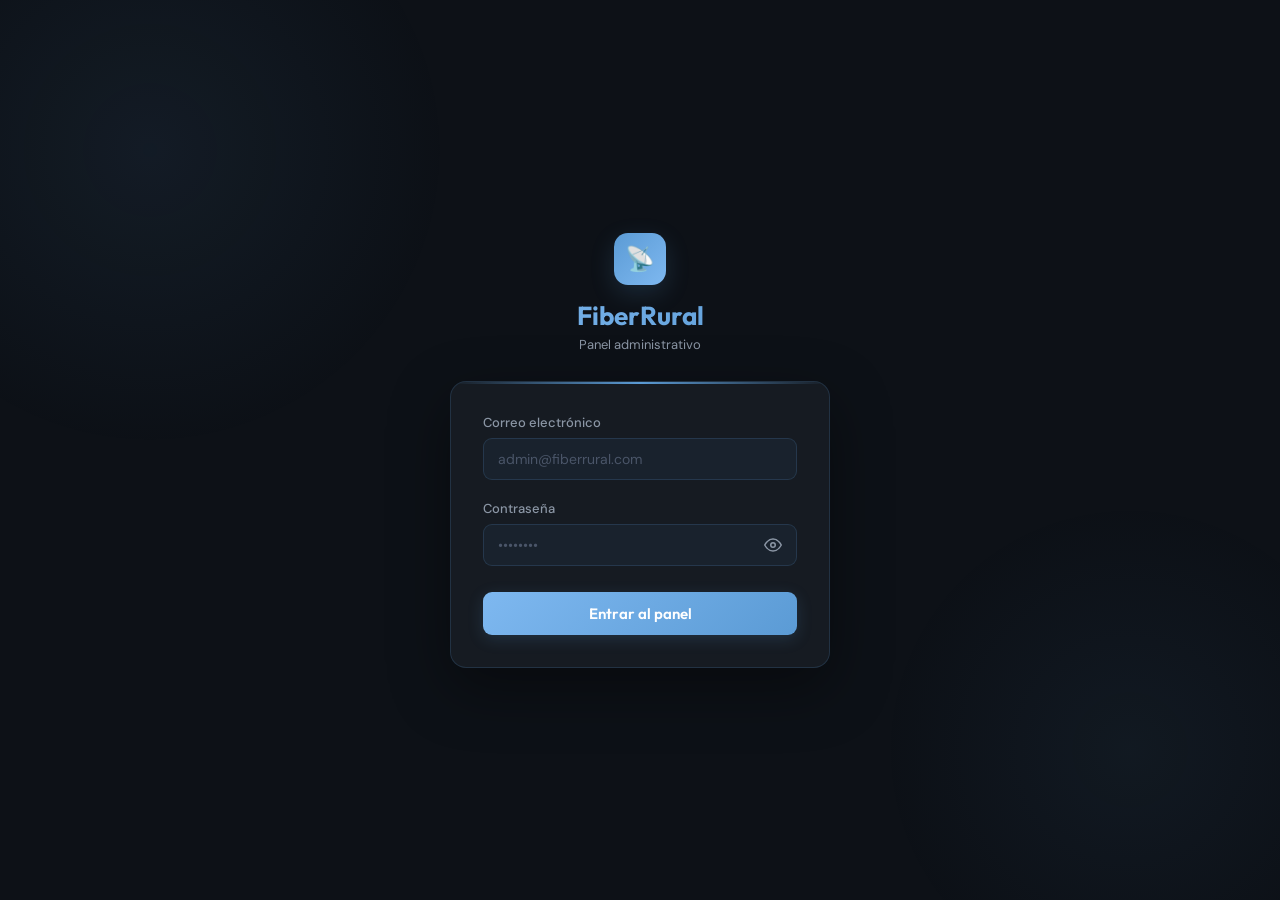
<file: PanelWeb/index.html>
<!DOCTYPE html>
<html lang="es">
<head>
    <meta charset="UTF-8">
    <meta name="viewport" content="width=device-width, initial-scale=1.0">
    <title>Login Admin — FiberRural</title>
    <link href="https://fonts.googleapis.com/css2?family=Outfit:wght@400;600;700&family=DM+Sans:wght@400;500&display=swap" rel="stylesheet">
    <style>
        :root {
            --blue:       #5B9BD5;
            --blue-light: #7EB8F0;
            --blue-glow:  rgba(91,155,213,0.18);
            --bg:         #0D1117;
            --bg-card:    #161B22;
            --border:     rgba(91,155,213,0.18);
            --text:       #E8EDF3;
            --text-muted: #8B96A5;
        }

        *, *::before, *::after { box-sizing: border-box; margin: 0; padding: 0; }

        body {
            font-family: 'DM Sans', sans-serif;
            background: var(--bg);
            min-height: 100vh;
            display: flex;
            align-items: center;
            justify-content: center;
            position: relative;
            overflow: hidden;
        }

        /* Fondo decorativo */
        body::before {
            content: '';
            position: fixed;
            width: 600px; height: 600px;
            background: radial-gradient(circle, rgba(91,155,213,0.08) 0%, transparent 70%);
            top: -150px; left: -150px;
            pointer-events: none;
        }
        body::after {
            content: '';
            position: fixed;
            width: 500px; height: 500px;
            background: radial-gradient(circle, rgba(91,155,213,0.06) 0%, transparent 70%);
            bottom: -100px; right: -100px;
            pointer-events: none;
        }

        .login-wrap {
            width: 100%;
            max-width: 420px;
            padding: 20px;
            animation: fadeUp 0.5s ease both;
        }

        .brand {
            text-align: center;
            margin-bottom: 28px;
        }

        .brand-icon {
            width: 52px; height: 52px;
            background: linear-gradient(135deg, var(--blue), var(--blue-light));
            border-radius: 14px;
            display: inline-flex;
            align-items: center;
            justify-content: center;
            font-size: 24px;
            margin-bottom: 14px;
            box-shadow: 0 8px 24px var(--blue-glow);
        }

        .brand h1 {
            font-family: 'Outfit', sans-serif;
            font-size: 26px;
            font-weight: 700;
            background: linear-gradient(135deg, var(--blue-light), var(--blue));
            -webkit-background-clip: text;
            -webkit-text-fill-color: transparent;
            background-clip: text;
        }

        .brand p {
            font-size: 13px;
            color: var(--text-muted);
            margin-top: 4px;
        }

        .card {
            background: var(--bg-card);
            border: 1px solid var(--border);
            border-radius: 16px;
            padding: 32px;
            box-shadow: 0 20px 60px rgba(0,0,0,0.4);
            position: relative;
            overflow: hidden;
        }

        .card::before {
            content: '';
            position: absolute;
            top: 0; left: 0; right: 0;
            height: 2px;
            background: linear-gradient(90deg, transparent, var(--blue), transparent);
        }

        .form-group { margin-bottom: 20px; }

        label {
            display: block;
            font-size: 13px;
            font-weight: 500;
            color: var(--text-muted);
            margin-bottom: 7px;
        }

        input {
            width: 100%;
            padding: 11px 14px;
            background: rgba(91,155,213,0.06);
            border: 1px solid var(--border);
            border-radius: 9px;
            color: var(--text);
            font-size: 14px;
            font-family: 'DM Sans', sans-serif;
            outline: none;
            transition: border-color 0.2s, box-shadow 0.2s;
        }

        input:focus {
            border-color: var(--blue);
            box-shadow: 0 0 0 3px rgba(91,155,213,0.12);
        }

        input::placeholder { color: #4a5568; }

        .error-msg {
            font-size: 12px;
            color: #fc8181;
            margin-top: 5px;
            display: none;
        }

        .error-msg.visible { display: block; }

        .alert {
            padding: 11px 14px;
            border-radius: 9px;
            font-size: 13px;
            margin-bottom: 18px;
            display: none;
        }

        .alert.visible { display: block; }
        .alert.success { background: rgba(0,204,68,0.1); color: #4ddd88; border: 1px solid rgba(0,204,68,0.2); }
        .alert.danger  { background: rgba(252,129,129,0.1); color: #fc8181; border: 1px solid rgba(252,129,129,0.2); }

        .btn {
            width: 100%;
            padding: 12px;
            background: linear-gradient(135deg, var(--blue-light), var(--blue));
            border: none;
            border-radius: 9px;
            color: #fff;
            font-size: 15px;
            font-weight: 600;
            font-family: 'Outfit', sans-serif;
            cursor: pointer;
            transition: all 0.25s ease;
            margin-top: 6px;
            box-shadow: 0 4px 16px var(--blue-glow);
        }

        .btn:hover {
            transform: translateY(-2px);
            box-shadow: 0 8px 24px rgba(91,155,213,0.35);
        }

        .btn:active { transform: translateY(0); }

        /* ✅ Estilos para el ojito */
        .password-toggle-btn {
            position: absolute;
            right: 12px;
            top: 50%;
            transform: translateY(-50%);
            background: none;
            border: none;
            cursor: pointer;
            color: var(--text-muted);
            padding: 0;
            line-height: 1;
            display: flex;
            align-items: center;
            justify-content: center;
            width: 24px;
            height: 24px;
            transition: color 0.2s ease;
        }

        .password-toggle-btn:hover {
            color: var(--blue-light);
        }

        .password-toggle-btn svg {
            stroke: currentColor;
        }

        @keyframes fadeUp {
            from { opacity: 0; transform: translateY(20px); }
            to   { opacity: 1; transform: translateY(0); }
        }
    </style>
</head>
<body>

<div class="login-wrap">
    <div class="brand">
        <div class="brand-icon">📡</div>
        <h1>FiberRural</h1>
        <p>Panel administrativo</p>
    </div>

    <div class="card">
        <div id="divMensaje" class="alert"></div>

        <form id="formLogin">
            <div class="form-group">
                <label for="txtCorreo">Correo electrónico</label>
                <input type="email" id="txtCorreo" placeholder="admin@fiberrural.com">
                <span id="errorCorreo" class="error-msg"></span>
            </div>

            <div class="form-group">
                <label for="txtPassword">Contraseña</label>
                <div style="position: relative;">
                    <input type="password" id="txtPassword" placeholder="••••••••" style="padding-right: 42px;">
                    <button type="button" class="password-toggle-btn" onclick="togglePassword()">
                        <!-- ✅ Ojo abierto (visible cuando está oculta) -->
                        <svg id="eyeOpen" width="18" height="18" viewBox="0 0 24 24" fill="none" stroke="currentColor" stroke-width="2" stroke-linecap="round" stroke-linejoin="round" style="display:block;">
                            <path d="M1 12s4-8 11-8 11 8 11 8-4 8-11 8-11-8-11-8z"></path>
                            <circle cx="12" cy="12" r="3"></circle>
                        </svg>
                        <!-- ✅ Ojo cerrado (visible cuando está visible) -->
                        <svg id="eyeClosed" width="18" height="18" viewBox="0 0 24 24" fill="none" stroke="currentColor" stroke-width="2" stroke-linecap="round" stroke-linejoin="round" style="display:none;">
                            <path d="M17.94 17.94A10.07 10.07 0 0 1 12 20c-7 0-11-8-11-8a18.45 18.45 0 0 1 5.06-5.94M9.9 4.24A9.12 9.12 0 0 1 12 4c7 0 11 8 11 8a18.5 18.5 0 0 1-2.16 3.19m-6.72-1.07a3 3 0 1 1-4.24-4.24"></path>
                            <line x1="1" y1="1" x2="23" y2="23"></line>
                        </svg>
                    </button>
                </div>
                <span id="errorPassword" class="error-msg"></span>
            </div>

            <button type="submit" class="btn">Entrar al panel</button>
        </form>
    </div>
</div>

<script>
const API = "https://fiberrural-api.onrender.com";

const form        = document.getElementById("formLogin");
const correo      = document.getElementById("txtCorreo");
const pass        = document.getElementById("txtPassword");
const divMensaje  = document.getElementById("divMensaje");

function mostrarError(id, msg) {
    const el = document.getElementById(id);
    el.textContent = msg;
    el.className = msg ? "error-msg visible" : "error-msg";
}

// ✅ NUEVA FUNCIÓN: Toggle password con SVG
function togglePassword() {
    const input = document.getElementById("txtPassword");
    const eyeOpen = document.getElementById("eyeOpen");
    const eyeClosed = document.getElementById("eyeClosed");
    
    if (input.type === "password") {
        input.type = "text";
        eyeOpen.style.display = "none";
        eyeClosed.style.display = "block";
    } else {
        input.type = "password";
        eyeOpen.style.display = "block";
        eyeClosed.style.display = "none";
    }
}

function mostrarMensaje(tipo, msg) {
    divMensaje.textContent = msg;
    divMensaje.className = `alert visible ${tipo}`;
}

function validar() {
    let ok = true;
    const email = correo.value.trim();
    const password = pass.value;

    if (!email) { mostrarError("errorCorreo", "El correo es obligatorio"); ok = false; }
    else if (!email.includes("@")) { mostrarError("errorCorreo", "Correo inválido"); ok = false; }
    else mostrarError("errorCorreo", "");

    if (!password) { mostrarError("errorPassword", "La contraseña es obligatoria"); ok = false; }
    else if (password.length < 6) { mostrarError("errorPassword", "Mínimo 6 caracteres"); ok = false; }
    else mostrarError("errorPassword", "");

    return ok;
}

form.addEventListener("submit", async function(e) {
    e.preventDefault();
    if (!validar()) { mostrarMensaje("danger", "Corrige los errores del formulario"); return; }

    try {
        const response = await fetch(`${API}/admin/login`, {
            method: "POST",
            headers: { "Content-Type": "application/json" },
            body: JSON.stringify({ email: correo.value.trim(), password: pass.value })
        });

        if (response.ok) {
            const data = await response.json();
            sessionStorage.setItem("adminEmail", data.email);
            mostrarMensaje("success", "Acceso correcto. Entrando al panel...");
            setTimeout(() => { window.location.href = "dashboard.html"; }, 800);
        } else {
            const err = await response.json();
            mostrarMensaje("danger", err.detail || "Credenciales incorrectas");
        }
    } catch (e) {
        mostrarMensaje("danger", "Error de conexión con el servidor");
    }
});
</script>
</body>
</html>
</file>
<file: PanelWeb/style.css>
@import url('https://fonts.googleapis.com/css2?family=Outfit:wght@300;400;600;700&family=DM+Sans:wght@400;500&display=swap');

:root {
  --blue:        #5B9BD5;
  --blue-light:  #7EB8F0;
  --blue-dark:   #3A7BBF;
  --blue-glow:   rgba(91, 155, 213, 0.18);
  --bg:          #0D1117;
  --bg-card:     #161B22;
  --bg-section:  #161B22;
  --border:      rgba(91, 155, 213, 0.15);
  --text:        #E8EDF3;
  --text-muted:  #8B96A5;
}

*, *::before, *::after { box-sizing: border-box; margin: 0; padding: 0; }

body {
  font-family: 'DM Sans', sans-serif;
  background: var(--bg);
  color: var(--text);
  min-height: 100vh;
}

/* HEADER*/
header {
  display: flex;
  justify-content: space-between;
  align-items: center;
  padding: 18px 28px;
  background: linear-gradient(135deg, #0D1117 0%, #131A26 100%);
  border-bottom: 1px solid var(--border);
  position: sticky;
  top: 0;
  z-index: 100;
  backdrop-filter: blur(10px);
}

header::after {
  content: '';
  position: absolute;
  bottom: 0; left: 0; right: 0;
  height: 1px;
  background: linear-gradient(90deg, transparent, var(--blue), transparent);
}

.header-text h1 {
  font-family: 'Outfit', sans-serif;
  font-size: 22px;
  font-weight: 700;
  background: linear-gradient(135deg, var(--blue-light), var(--blue));
  -webkit-background-clip: text;
  -webkit-text-fill-color: transparent;
  background-clip: text;
}

.header-text p {
  font-size: 13px;
  color: var(--text-muted);
  margin-top: 2px;
}

.logout-btn {
  background: transparent;
  border: 1px solid var(--border);
  color: var(--text-muted);
  padding: 7px 18px;
  border-radius: 8px;
  cursor: pointer;
  font-size: 13px;
  font-family: 'DM Sans', sans-serif;
  transition: all 0.2s ease;
}

.logout-btn:hover {
  border-color: var(--blue);
  color: var(--blue-light);
  background: var(--blue-glow);
}

/* CONTAINER */
.container { padding: 24px 28px; }

/* CARDS GRID*/
.grid {
  display: grid;
  grid-template-columns: repeat(4, 1fr);
  gap: 16px;
  margin-bottom: 24px;
}

.card {
  background: var(--bg-card);
  border: 1px solid var(--border);
  padding: 20px;
  border-radius: 14px;
  cursor: pointer;
  transition: all 0.25s ease;
  position: relative;
  overflow: hidden;
  animation: fadeUp 0.5s ease both;
}

.card:nth-child(1) { animation-delay: 0.05s; }
.card:nth-child(2) { animation-delay: 0.10s; }
.card:nth-child(3) { animation-delay: 0.15s; }
.card:nth-child(4) { animation-delay: 0.20s; }

.card::before {
  content: '';
  position: absolute;
  top: 0; left: 0; right: 0;
  height: 2px;
  background: linear-gradient(90deg, var(--blue-dark), var(--blue-light));
  opacity: 0;
  transition: opacity 0.25s ease;
}

.card:hover {
  transform: translateY(-4px);
  border-color: var(--blue);
  box-shadow: 0 8px 30px var(--blue-glow);
}

.card:hover::before { opacity: 1; }

.card p {
  font-size: 12px;
  color: var(--text-muted);
  text-transform: uppercase;
  letter-spacing: 0.08em;
  margin-bottom: 10px;
  font-weight: 500;
}

.card h2 {
  font-family: 'Outfit', sans-serif;
  font-size: 32px;
  font-weight: 700;
  color: var(--blue-light);
}

/* SECTION */
.section {
  background: var(--bg-section);
  border: 1px solid var(--border);
  padding: 24px;
  border-radius: 14px;
  animation: fadeUp 0.4s ease both;
}

.section h2 {
  font-family: 'Outfit', sans-serif;
  font-size: 18px;
  font-weight: 600;
  color: var(--blue-light);
  margin-bottom: 16px;
  padding-bottom: 12px;
  border-bottom: 1px solid var(--border);
}

.hidden { display: none; }

/*TABLE  */
table { width: 100%; border-collapse: collapse; margin-top: 4px; }

thead tr {
  background: rgba(91, 155, 213, 0.06);
}

th {
  padding: 11px 14px;
  text-align: left;
  font-size: 11px;
  color: var(--blue);
  font-weight: 600;
  text-transform: uppercase;
  letter-spacing: 0.07em;
}

td {
  padding: 11px 14px;
  font-size: 13px;
  color: var(--text);
  border-bottom: 1px solid rgba(91, 155, 213, 0.07);
  transition: background 0.15s;
}

tbody tr:hover td { background: rgba(91, 155, 213, 0.05); }
tbody tr:last-child td { border-bottom: none; }

/* BADGES */
.badge {
  padding: 4px 12px;
  border-radius: 20px;
  font-size: 11px;
  font-weight: 600;
  letter-spacing: 0.04em;
}

.badge-pendiente { background: rgba(240, 192, 0, 0.12); color: #f0c000; border: 1px solid rgba(240,192,0,0.25); }
.badge-proceso   { background: rgba(91, 155, 213, 0.12); color: var(--blue-light); border: 1px solid rgba(91,155,213,0.25); }
.badge-resuelto  { background: rgba(0, 204, 68, 0.10); color: #4ddd88; border: 1px solid rgba(0,204,68,0.22); }

/* STATE SELECT */
select.estado-select {
  background: rgba(91, 155, 213, 0.08);
  color: var(--text);
  border: 1px solid var(--border);
  border-radius: 7px;
  padding: 5px 10px;
  font-size: 12px;
  font-family: 'DM Sans', sans-serif;
  cursor: pointer;
  transition: border-color 0.2s;
  outline: none;
}

select.estado-select:hover,
select.estado-select:focus {
  border-color: var(--blue);
}

/*  Animacion  */
@keyframes fadeUp {
  from { opacity: 0; transform: translateY(16px); }
  to   { opacity: 1; transform: translateY(0); }
}
</file>
